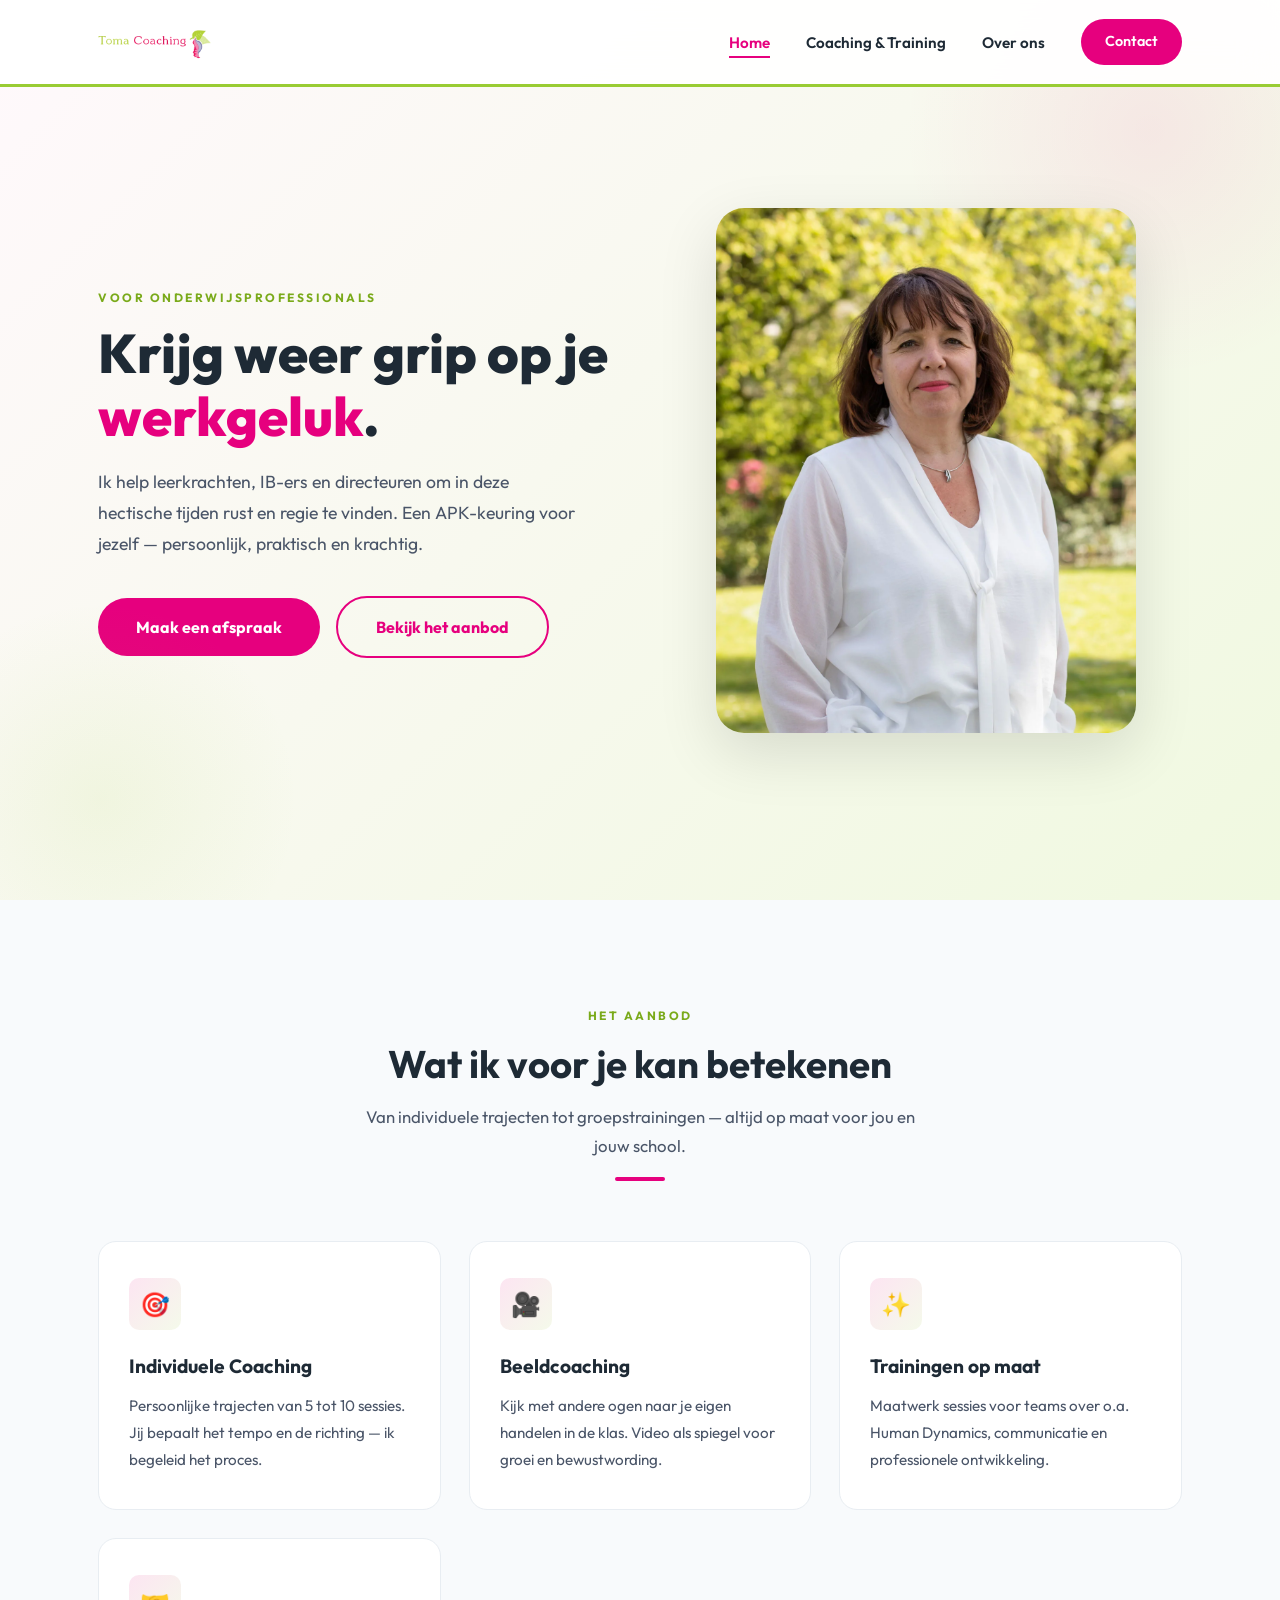
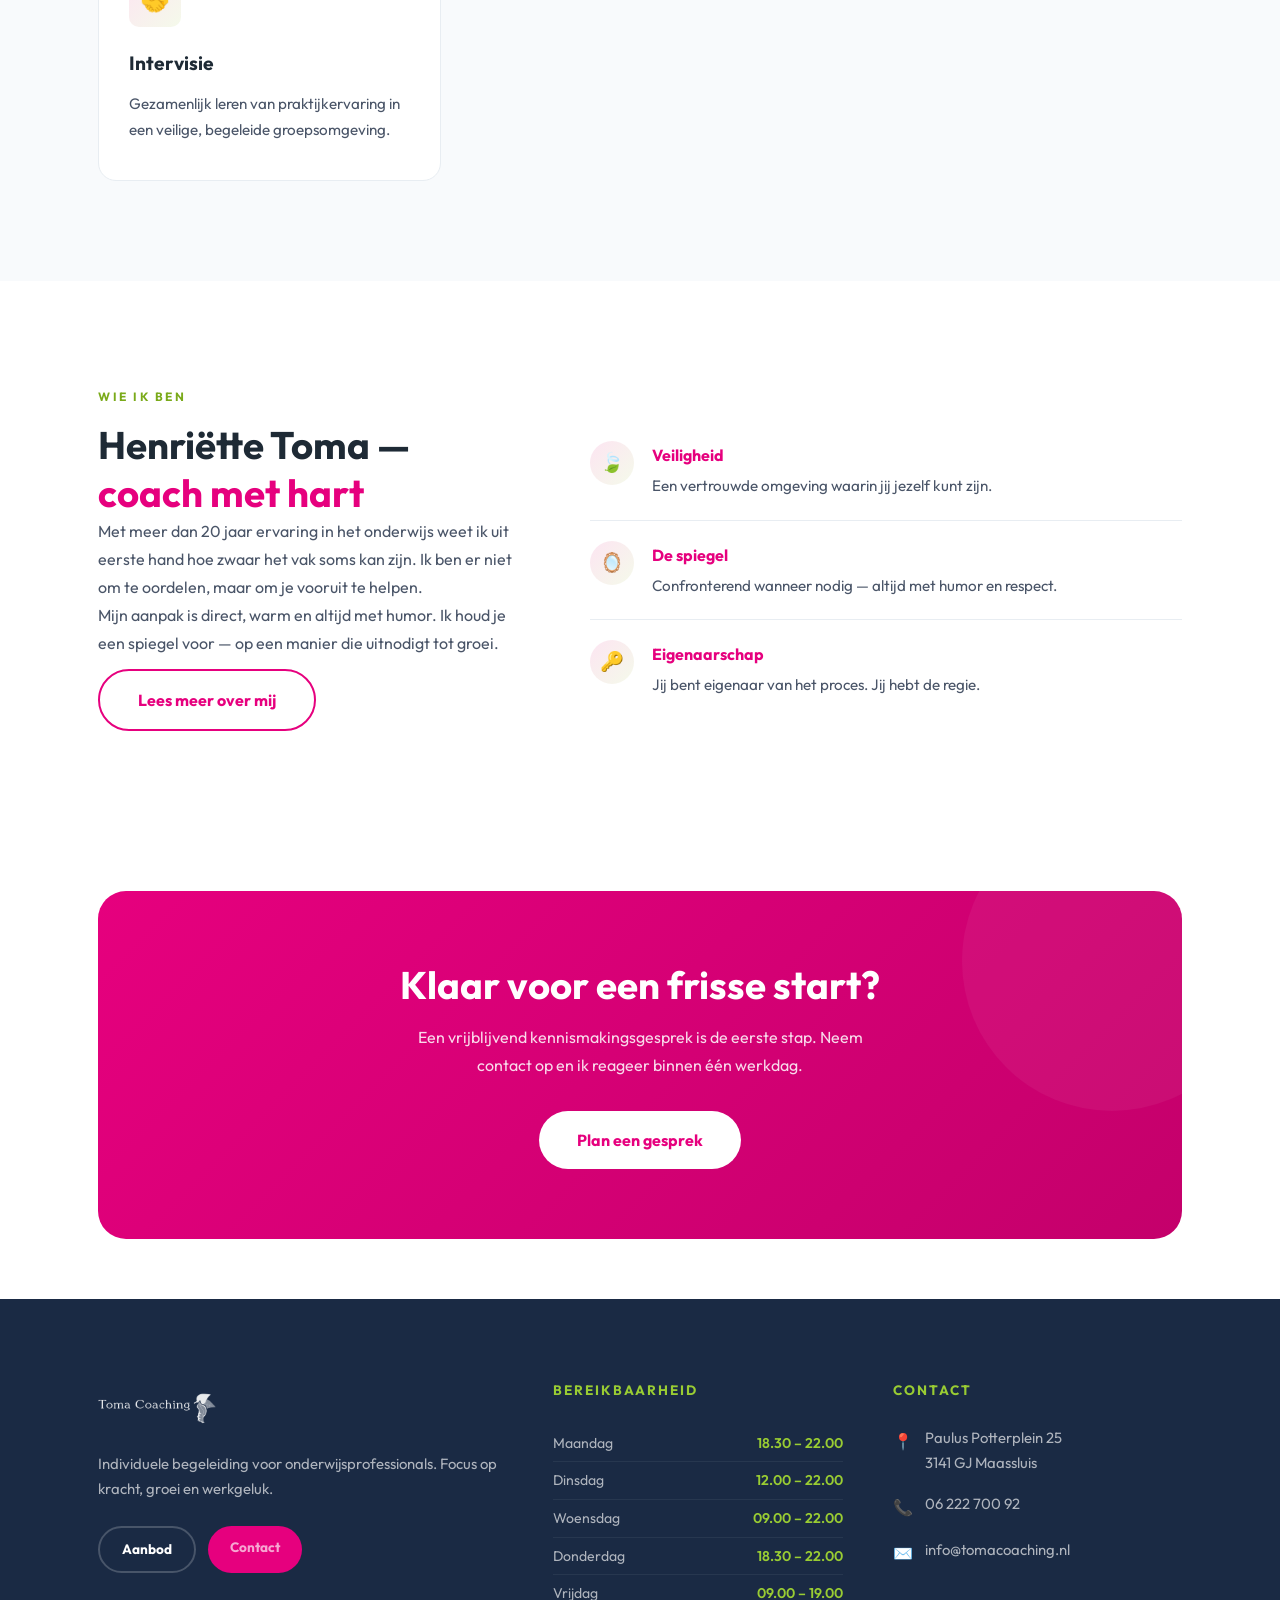
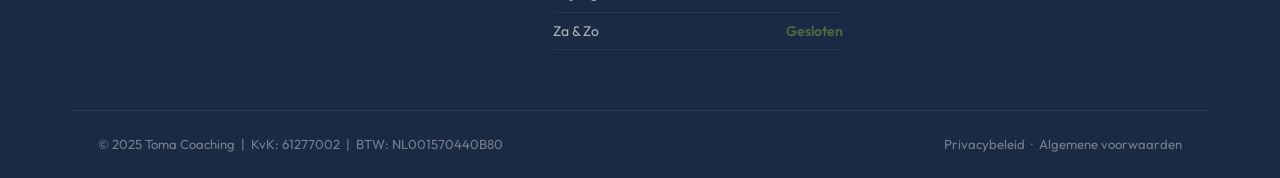
<file: index.html>
<!DOCTYPE html>
<html lang="nl">
<head>
  <meta charset="UTF-8">
  <meta name="viewport" content="width=device-width, initial-scale=1.0">
  <title>Toma Coaching | Onderwijs Coaching & Training</title>
  <meta name="description" content="Individuele coaching en training voor onderwijsprofessionals. Henriëtte Toma helpt leerkrachten, IB-ers en directeuren groeien.">
  <link rel="stylesheet" href="style.css">
</head>
<body>

  <div id="header-placeholder"></div>

  <main>

    <!-- ── HERO ── -->
    <section class="hero">
      <div class="container hero-grid">

        <div class="hero-text reveal">
          <span class="label">Voor onderwijsprofessionals</span>
          <h1>Krijg weer grip op je <span class="accent">werkgeluk</span>.</h1>
          <p>Ik help leerkrachten, IB-ers en directeuren om in deze hectische tijden rust en regie te vinden. Een APK-keuring voor jezelf — persoonlijk, praktisch en krachtig.</p>
          <div class="hero-actions">
            <a href="contact.html" class="btn btn-primary">Maak een afspraak</a>
            <a href="diensten.html" class="btn btn-outline">Bekijk het aanbod</a>
          </div>
        </div>

        <div class="hero-image-wrap reveal reveal-delay-2">
          <img src="assets/images/persoonsfoto.webp" alt="Henriëtte Toma – coach" class="hero-photo">
        </div>

      </div>
    </section>

    <!-- ── WAT IK KAN BETEKENEN ── -->
    <section class="section-padding bg-soft">
      <div class="container">
        <div class="section-title reveal">
          <span class="label">Het aanbod</span>
          <h2>Wat ik voor je kan betekenen</h2>
          <p>Van individuele trajecten tot groepstrainingen — altijd op maat voor jou en jouw school.</p>
          <div class="divider"></div>
        </div>

        <div class="card-grid">
          <div class="service-card reveal reveal-delay-1">
            <div class="icon">🎯</div>
            <h3>Individuele Coaching</h3>
            <p>Persoonlijke trajecten van 5 tot 10 sessies. Jij bepaalt het tempo en de richting — ik begeleid het proces.</p>
          </div>
          <div class="service-card reveal reveal-delay-2">
            <div class="icon">🎥</div>
            <h3>Beeldcoaching</h3>
            <p>Kijk met andere ogen naar je eigen handelen in de klas. Video als spiegel voor groei en bewustwording.</p>
          </div>
          <div class="service-card reveal reveal-delay-3">
            <div class="icon">✨</div>
            <h3>Trainingen op maat</h3>
            <p>Maatwerk sessies voor teams over o.a. Human Dynamics, communicatie en professionele ontwikkeling.</p>
          </div>
          <div class="service-card reveal reveal-delay-3">
            <div class="icon">🤝</div>
            <h3>Intervisie</h3>
            <p>Gezamenlijk leren van praktijkervaring in een veilige, begeleide groepsomgeving.</p>
          </div>
        </div>
      </div>
    </section>

    <!-- ── WERKWIJZE PREVIEW ── -->
    <section class="section-padding">
      <div class="container">
        <div class="over-grid">
          <div class="reveal">
            <span class="label">Wie ik ben</span>
            <h2>Henriëtte Toma — <span class="accent">coach met hart</span></h2>
            <p>Met meer dan 20 jaar ervaring in het onderwijs weet ik uit eerste hand hoe zwaar het vak soms kan zijn. Ik ben er niet om te oordelen, maar om je vooruit te helpen.</p>
            <p>Mijn aanpak is direct, warm en altijd met humor. Ik houd je een spiegel voor — op een manier die uitnodigt tot groei.</p>
            <a href="over-ons.html" class="btn btn-outline" style="margin-top: 12px;">Lees meer over mij</a>
          </div>
          <div class="reveal reveal-delay-2">
            <div class="werkwijze-list">
              <div class="werkwijze-item">
                <div class="werkwijze-icon">🍃</div>
                <div>
                  <strong>Veiligheid</strong>
                  <p>Een vertrouwde omgeving waarin jij jezelf kunt zijn.</p>
                </div>
              </div>
              <div class="werkwijze-item">
                <div class="werkwijze-icon">🪞</div>
                <div>
                  <strong>De spiegel</strong>
                  <p>Confronterend wanneer nodig — altijd met humor en respect.</p>
                </div>
              </div>
              <div class="werkwijze-item">
                <div class="werkwijze-icon">🔑</div>
                <div>
                  <strong>Eigenaarschap</strong>
                  <p>Jij bent eigenaar van het proces. Jij hebt de regie.</p>
                </div>
              </div>
            </div>
          </div>
        </div>
      </div>
    </section>

    <!-- ── CTA BANNER ── -->
    <section class="section-padding-sm">
      <div class="container reveal">
        <div class="cta-banner">
          <h2>Klaar voor een frisse start?</h2>
          <p>Een vrijblijvend kennismakingsgesprek is de eerste stap. Neem contact op en ik reageer binnen één werkdag.</p>
          <a href="contact.html" class="btn btn-white">Plan een gesprek</a>
        </div>
      </div>
    </section>

  </main>

  <div id="footer-placeholder"></div>
  <script src="js/script.js"></script>
</body>
</html>
</file>
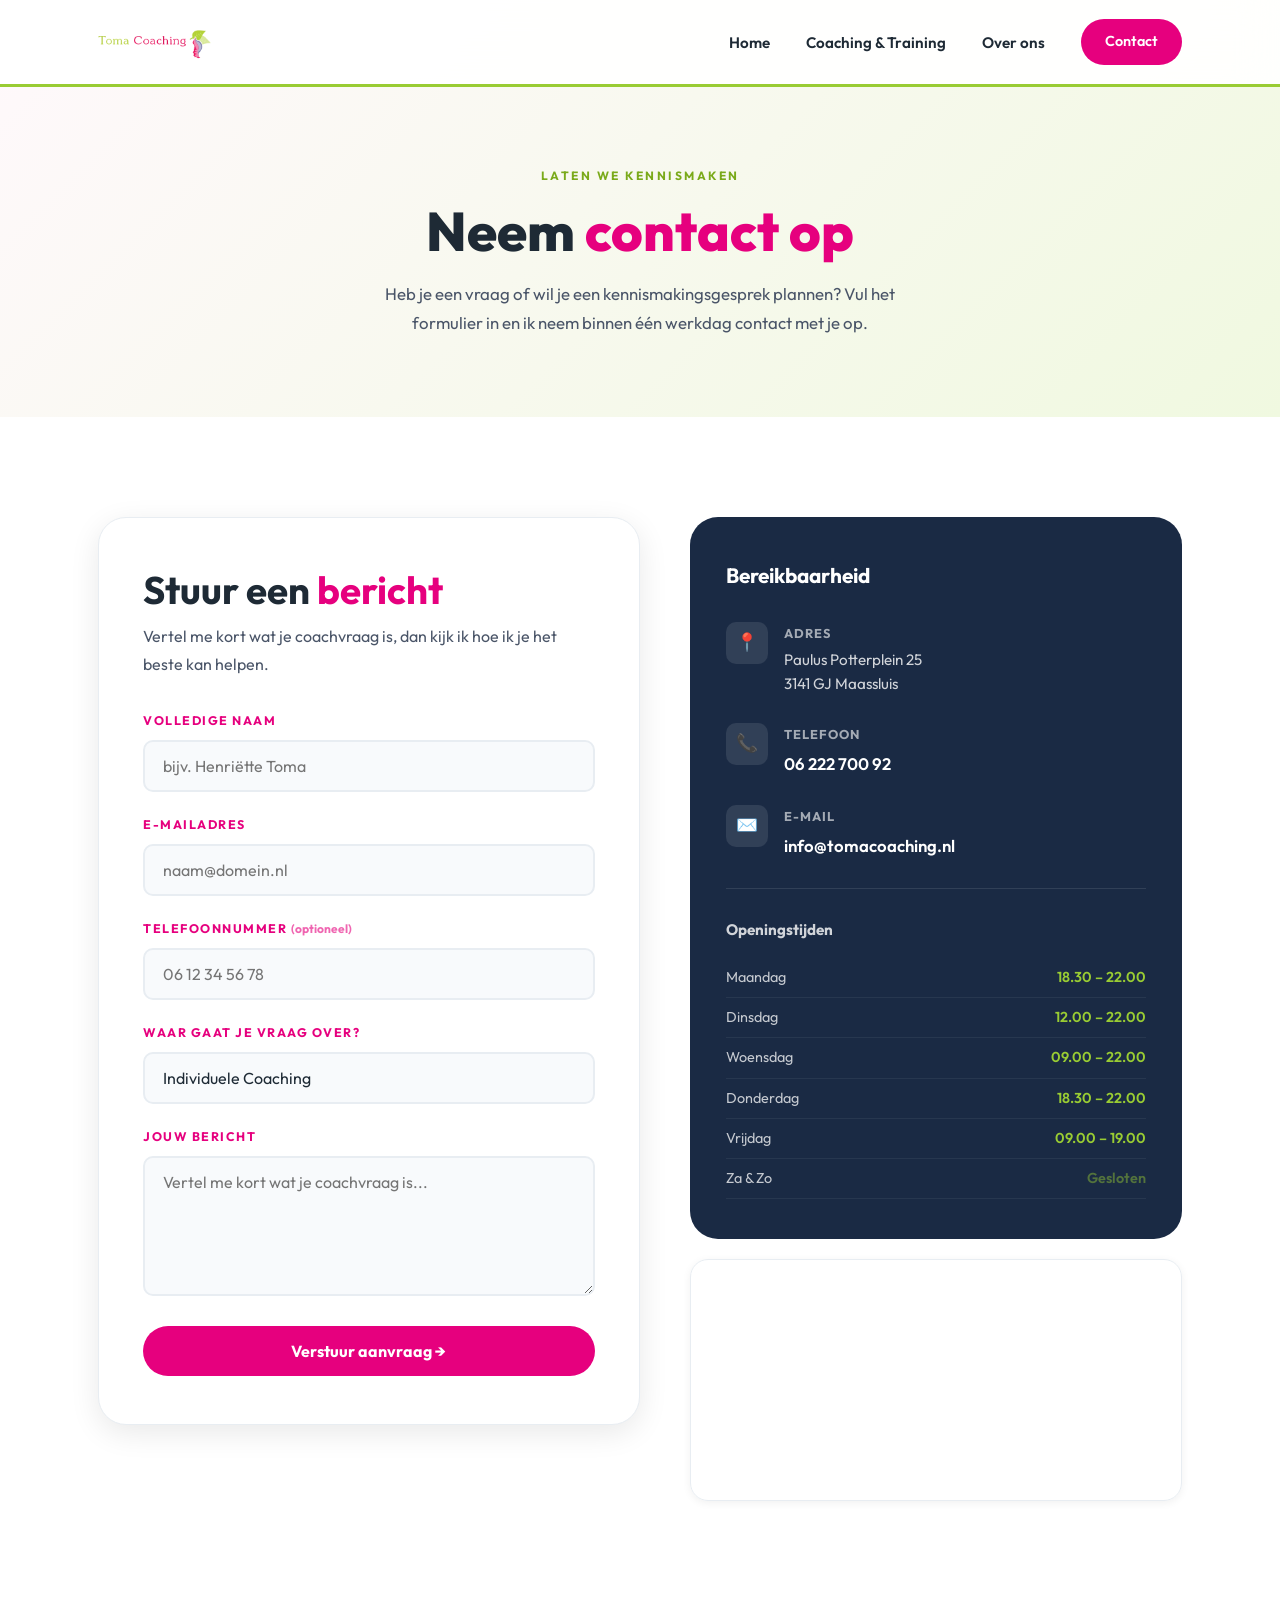
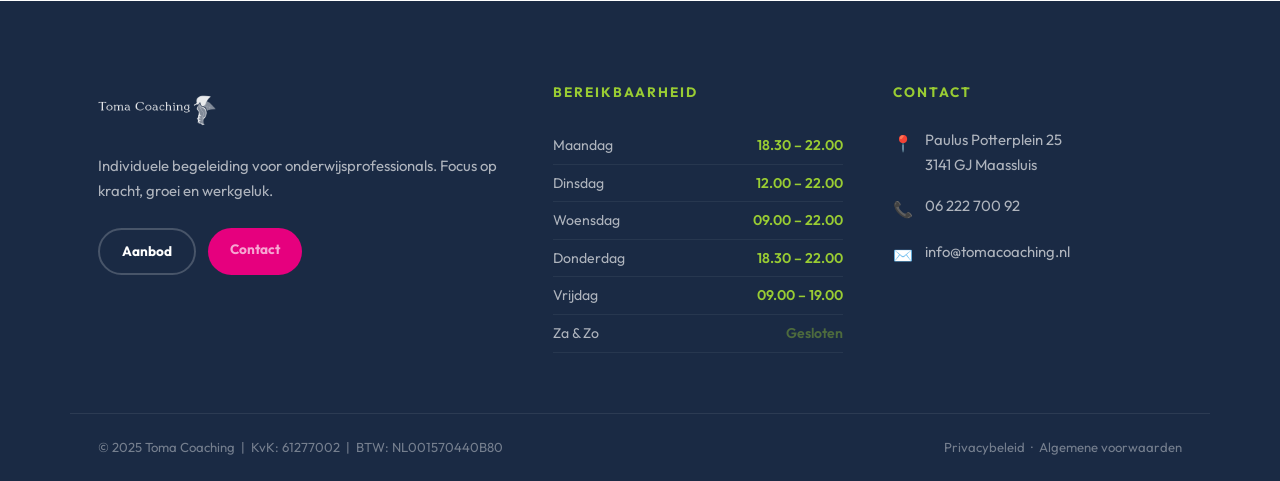
<file: contact.html>
<!DOCTYPE html>
<html lang="nl">
<head>
  <meta charset="UTF-8">
  <meta name="viewport" content="width=device-width, initial-scale=1.0">
  <title>Contact | Toma Coaching</title>
  <meta name="description" content="Neem contact op met Toma Coaching. Plan een kennismakingsgesprek of stel je vraag via het formulier.">
  <link rel="stylesheet" href="style.css">
</head>
<body>

  <div id="header-placeholder"></div>

  <main>

    <!-- ── PAGE HERO ── -->
    <section class="page-hero">
      <div class="container reveal">
        <span class="label">Laten we kennismaken</span>
        <h1>Neem <span class="accent">contact op</span></h1>
        <p>Heb je een vraag of wil je een kennismakingsgesprek plannen? Vul het formulier in en ik neem binnen één werkdag contact met je op.</p>
      </div>
    </section>

    <!-- ── CONTACT GRID ── -->
    <section class="section-padding">
      <div class="container">
        <div class="contact-grid">

          <!-- Formulier -->
          <div class="contact-form-card reveal">
            <h2>Stuur een <span class="accent">bericht</span></h2>
            <p>Vertel me kort wat je coachvraag is, dan kijk ik hoe ik je het beste kan helpen.</p>

            <form action="https://formspree.io/f/jouw-id" method="POST">
              <div class="form-group">
                <label for="naam">Volledige naam</label>
                <input type="text" id="naam" name="naam" placeholder="bijv. Henriëtte Toma" required>
              </div>
              <div class="form-group">
                <label for="email">E-mailadres</label>
                <input type="email" id="email" name="email" placeholder="naam@domein.nl" required>
              </div>
              <div class="form-group">
                <label for="telefoon">Telefoonnummer <span style="font-size:0.75rem; opacity:0.6; text-transform:none; letter-spacing:0;">(optioneel)</span></label>
                <input type="tel" id="telefoon" name="telefoon" placeholder="06 12 34 56 78">
              </div>
              <div class="form-group">
                <label for="onderwerp">Waar gaat je vraag over?</label>
                <select id="onderwerp" name="onderwerp">
                  <option value="Individuele Coaching">Individuele Coaching</option>
                  <option value="Beeldcoaching">Beeldcoaching</option>
                  <option value="Training op maat">Training op maat</option>
                  <option value="Intervisie">Intervisie</option>
                  <option value="Kennismakingsgesprek">Kennismakingsgesprek</option>
                  <option value="Overig">Overig (vrije vraag)</option>
                </select>
              </div>
              <div class="form-group">
                <label for="bericht">Jouw bericht</label>
                <textarea id="bericht" name="bericht" rows="5" placeholder="Vertel me kort wat je coachvraag is..." required></textarea>
              </div>
              <button type="submit" class="btn btn-primary" style="width:100%;">Verstuur aanvraag →</button>
            </form>
          </div>

          <!-- Contact info -->
          <div class="reveal reveal-delay-2">
            <div class="contact-info-card">
              <h3>Bereikbaarheid</h3>

              <div class="info-row">
                <div class="info-icon">📍</div>
                <div>
                  <strong>Adres</strong>
                  <p>Paulus Potterplein 25<br>3141 GJ Maassluis</p>
                </div>
              </div>

              <div class="info-row">
                <div class="info-icon">📞</div>
                <div>
                  <strong>Telefoon</strong>
                  <a href="tel:0622270092">06 222 700 92</a>
                </div>
              </div>

              <div class="info-row">
                <div class="info-icon">✉️</div>
                <div>
                  <strong>E-mail</strong>
                  <a href="mailto:info@tomacoaching.nl">info@tomacoaching.nl</a>
                </div>
              </div>

              <div class="hours-list">
                <h4>Openingstijden</h4>
                <ul>
                  <li>Maandag    <span>18.30 – 22.00</span></li>
                  <li>Dinsdag    <span>12.00 – 22.00</span></li>
                  <li>Woensdag   <span>09.00 – 22.00</span></li>
                  <li>Donderdag  <span>18.30 – 22.00</span></li>
                  <li>Vrijdag    <span>09.00 – 19.00</span></li>
                  <li>Za &amp; Zo  <span style="opacity:0.45;">Gesloten</span></li>
                </ul>
              </div>
            </div>

            <!-- Google Maps -->
            <div style="margin-top: 20px; border-radius: var(--radius-md); overflow: hidden; border: 1px solid var(--border); box-shadow: var(--shadow-sm);">
              <iframe
                title="Locatie Toma Coaching"
                src="https://www.google.com/maps/embed?pb=!1m18!1m12!1m3!1d2460.847!2d4.2558!3d51.9233!2m3!1f0!2f0!3f0!3m2!1i1024!2i768!4f13.1!3m3!1m2!1s0x47c5d3e2b2b2b2b3%3A0x0!2sPaulus+Potterplein+25%2C+3141+GJ+Maassluis!5e0!3m2!1snl!2snl!4v1700000000000"
                width="100%"
                height="240"
                style="display:block; border:0;"
                allowfullscreen=""
                loading="lazy"
                referrerpolicy="no-referrer-when-downgrade">
              </iframe>
            </div>
          </div>

        </div>
      </div>
    </section>

  </main>

  <div id="footer-placeholder"></div>
  <script src="js/script.js"></script>
</body>
</html>
</file>
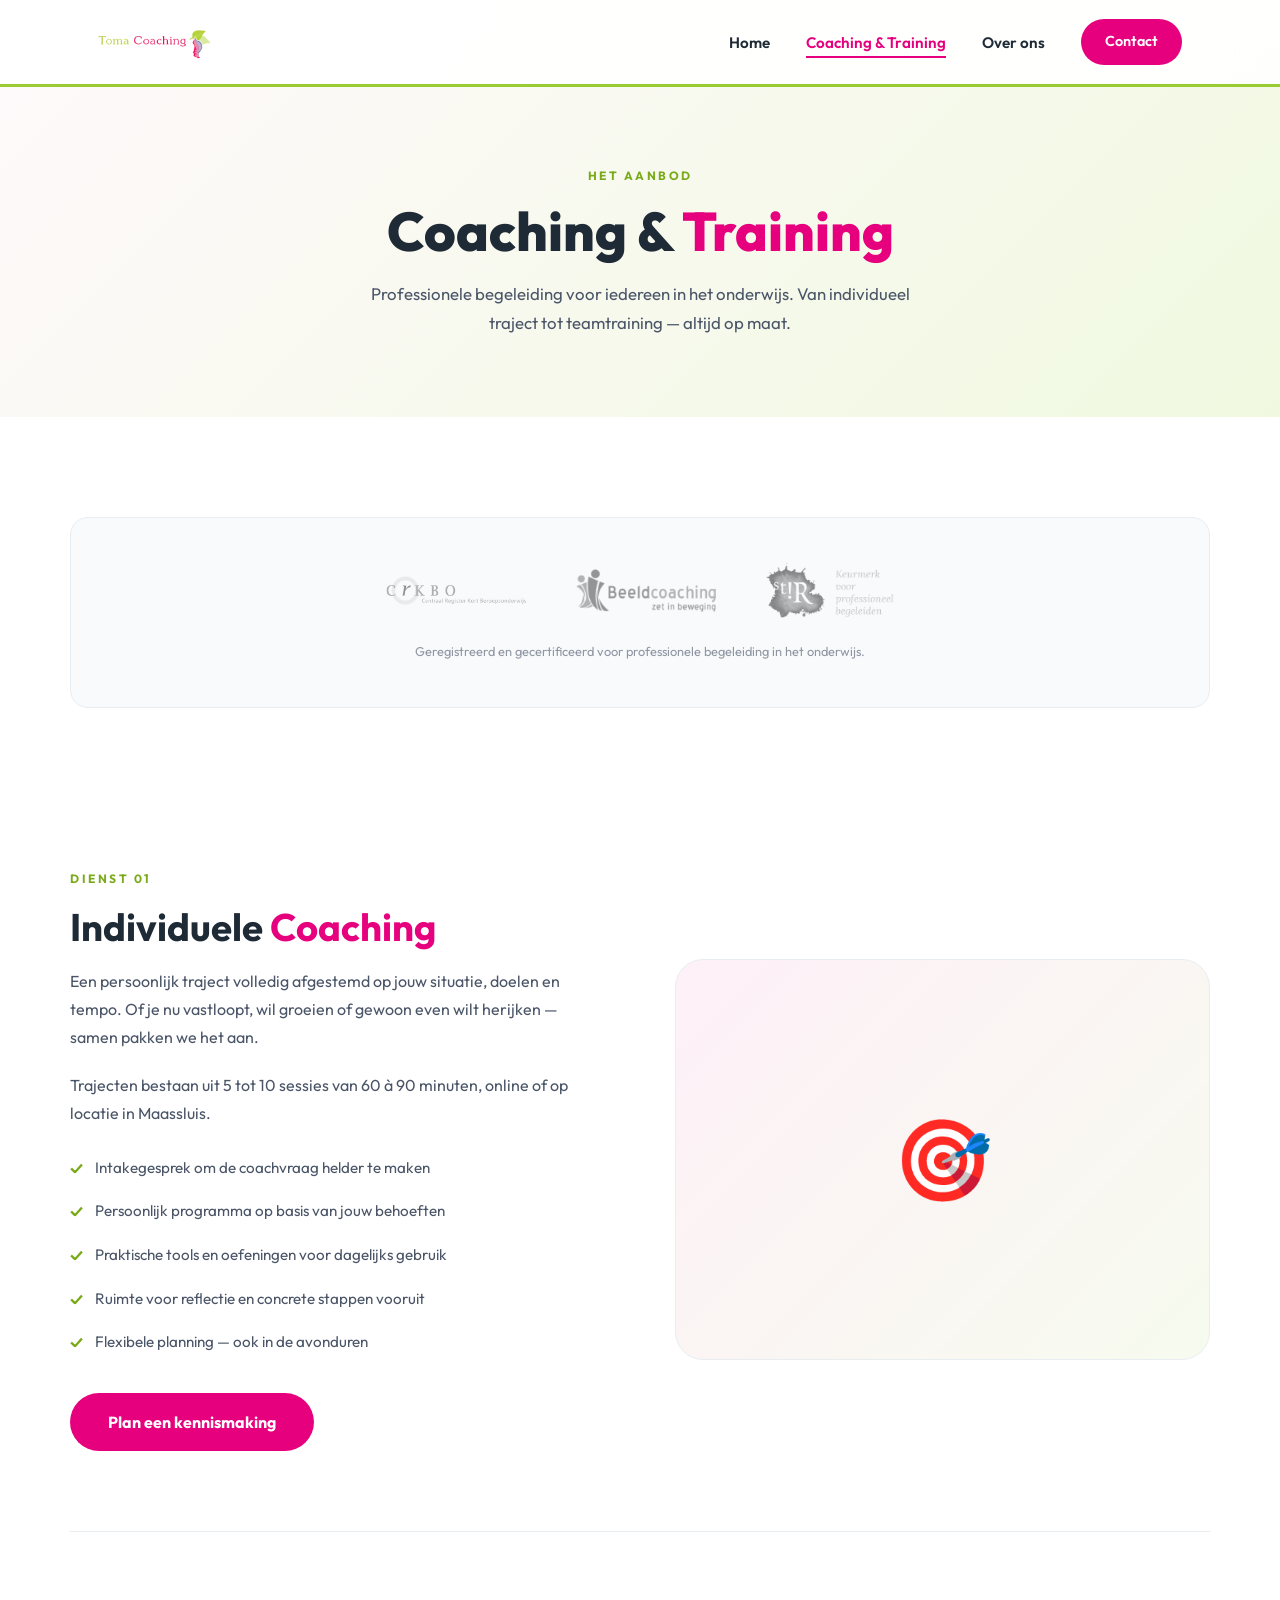
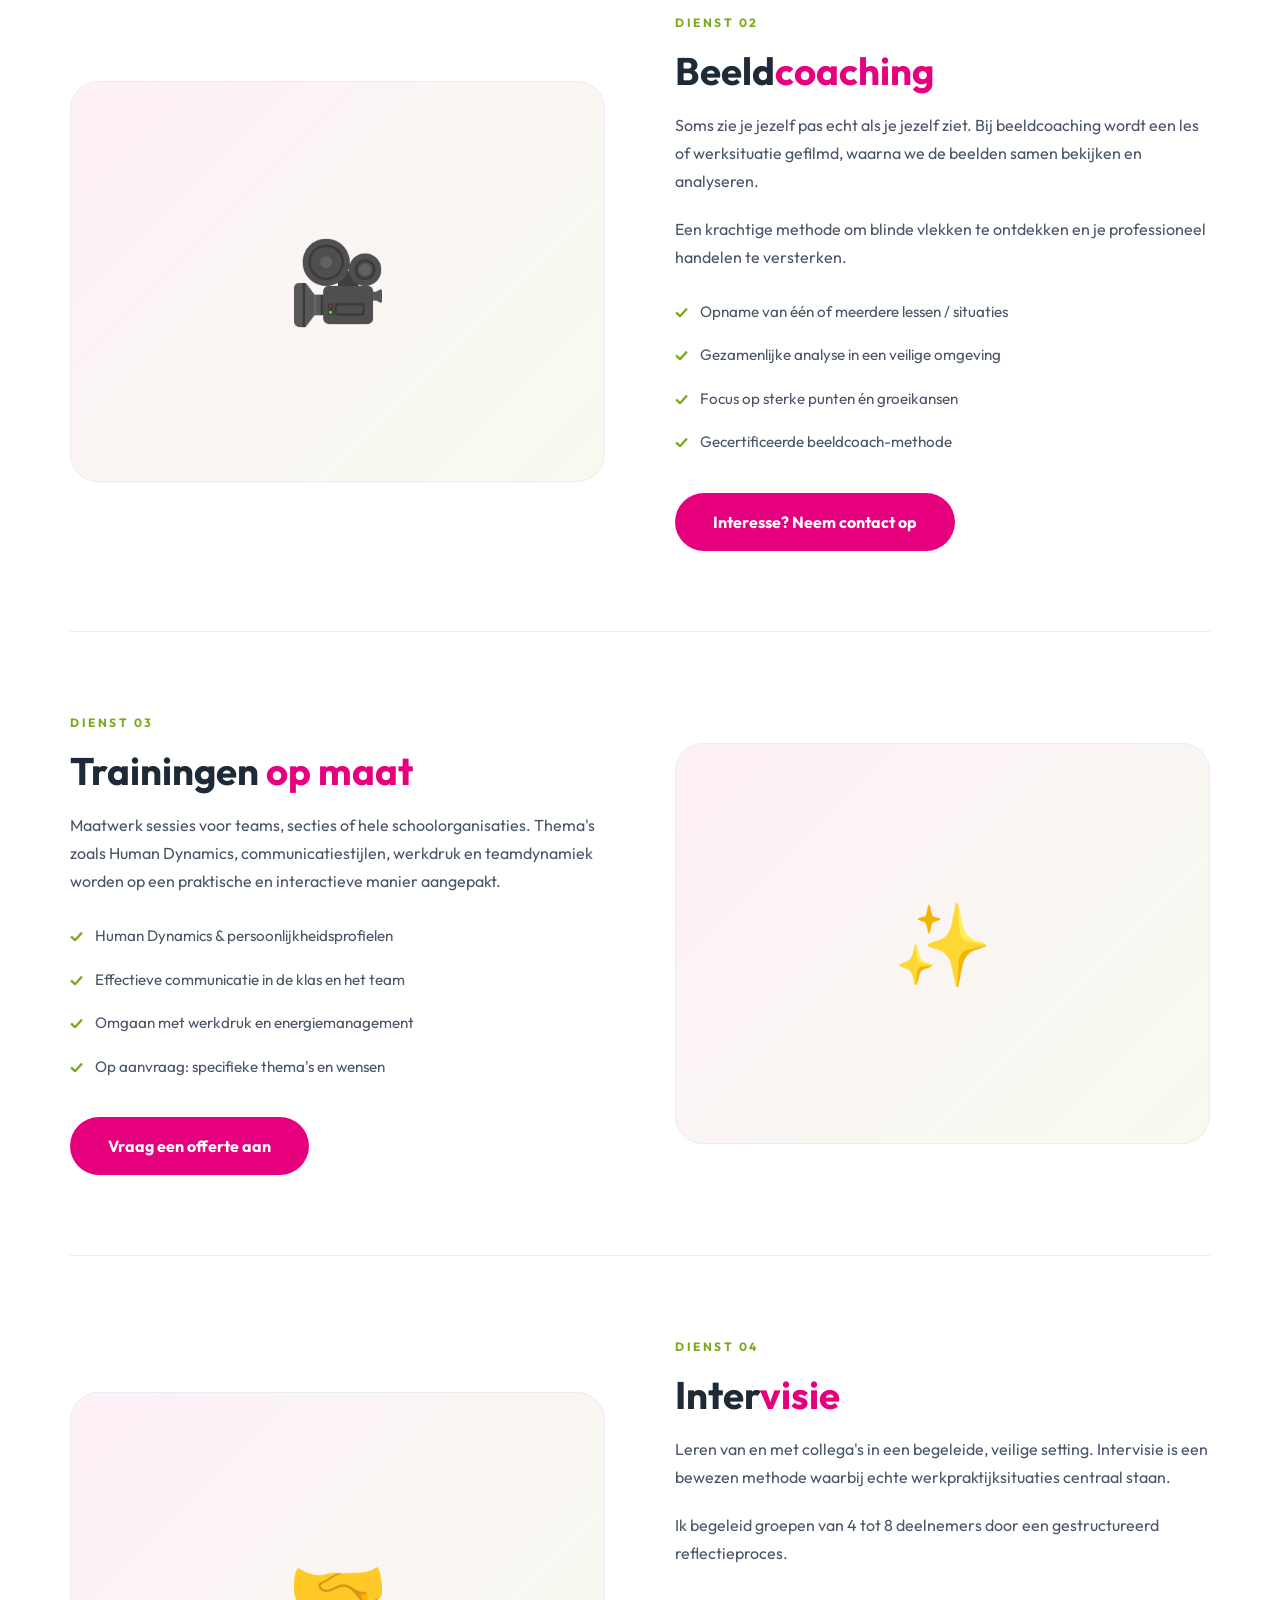
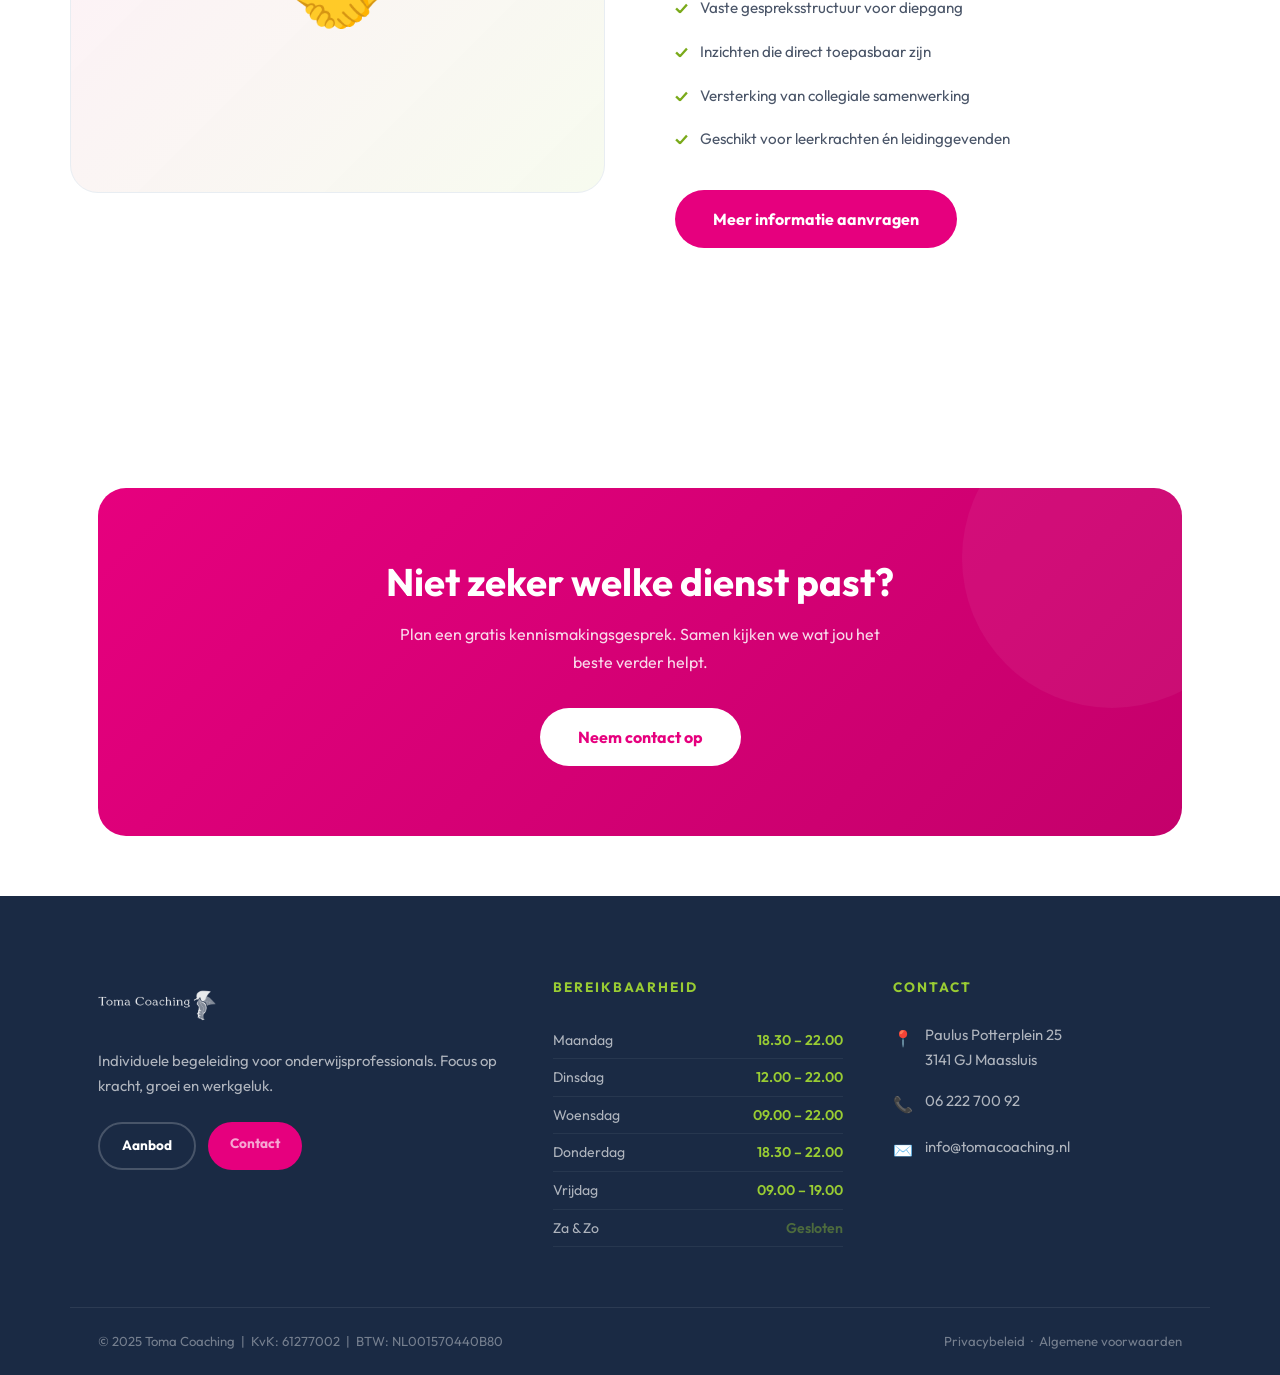
<file: diensten.html>
<!DOCTYPE html>
<html lang="nl">
<head>
  <meta charset="UTF-8">
  <meta name="viewport" content="width=device-width, initial-scale=1.0">
  <title>Coaching & Training | Toma Coaching</title>
  <meta name="description" content="Ontdek het volledige aanbod van Toma Coaching: individuele coaching, beeldcoaching, trainingen op maat en intervisie.">
  <link rel="stylesheet" href="style.css">
  <style>
    @media (max-width: 768px) {
      .dienst-block,
      .dienst-block.reverse {
        direction: ltr;
        padding-left: 20px;
        padding-right: 20px;
      }
      .dienst-block.reverse > * {
        direction: ltr;
      }
    }
  </style>
</head>
<body>

  <div id="header-placeholder"></div>

  <main>

    <!-- ── PAGE HERO ── -->
    <section class="page-hero">
      <div class="container reveal">
        <span class="label">Het aanbod</span>
        <h1>Coaching & <span class="accent">Training</span></h1>
        <p>Professionele begeleiding voor iedereen in het onderwijs. Van individueel traject tot teamtraining — altijd op maat.</p>
      </div>
    </section>

    <div class="container section-padding">

      <!-- Trust bar -->
      <div class="trust-bar reveal">
        <div class="logo-flex">
          <img src="assets/images/crkbologo.png" alt="CRKBO Geregistreerd">
          <img src="assets/images/beeldcoaching.png" alt="Beeldcoaching gecertificeerd">
          <img src="assets/images/professioneelbegeleiden.png" alt="Professioneel Begeleiden">
        </div>
        <p>Geregistreerd en gecertificeerd voor professionele begeleiding in het onderwijs.</p>
      </div>

      <!-- ── DIENST 1 ── -->
      <div class="dienst-block reveal">
        <div class="dienst-text">
          <span class="label">Dienst 01</span>
          <h2>Individuele <span class="accent">Coaching</span></h2>
          <p>Een persoonlijk traject volledig afgestemd op jouw situatie, doelen en tempo. Of je nu vastloopt, wil groeien of gewoon even wilt herijken — samen pakken we het aan.</p>
          <p>Trajecten bestaan uit 5 tot 10 sessies van 60 à 90 minuten, online of op locatie in Maassluis.</p>
          <ul class="dienst-list">
            <li>Intakegesprek om de coachvraag helder te maken</li>
            <li>Persoonlijk programma op basis van jouw behoeften</li>
            <li>Praktische tools en oefeningen voor dagelijks gebruik</li>
            <li>Ruimte voor reflectie en concrete stappen vooruit</li>
            <li>Flexibele planning — ook in de avonduren</li>
          </ul>
          <a href="contact.html" class="btn btn-primary">Plan een kennismaking</a>
        </div>
        <div class="dienst-visual">🎯</div>
      </div>

      <!-- ── DIENST 2 ── -->
      <div class="dienst-block reverse reveal">
        <div class="dienst-text">
          <span class="label">Dienst 02</span>
          <h2>Beeld<span class="accent">coaching</span></h2>
          <p>Soms zie je jezelf pas echt als je jezelf ziet. Bij beeldcoaching wordt een les of werksituatie gefilmd, waarna we de beelden samen bekijken en analyseren.</p>
          <p>Een krachtige methode om blinde vlekken te ontdekken en je professioneel handelen te versterken.</p>
          <ul class="dienst-list">
            <li>Opname van één of meerdere lessen / situaties</li>
            <li>Gezamenlijke analyse in een veilige omgeving</li>
            <li>Focus op sterke punten én groeikansen</li>
            <li>Gecertificeerde beeldcoach-methode</li>
          </ul>
          <a href="contact.html" class="btn btn-primary">Interesse? Neem contact op</a>
        </div>
        <div class="dienst-visual">🎥</div>
      </div>

      <!-- ── DIENST 3 ── -->
      <div class="dienst-block reveal">
        <div class="dienst-text">
          <span class="label">Dienst 03</span>
          <h2>Trainingen <span class="accent">op maat</span></h2>
          <p>Maatwerk sessies voor teams, secties of hele schoolorganisaties. Thema's zoals Human Dynamics, communicatiestijlen, werkdruk en teamdynamiek worden op een praktische en interactieve manier aangepakt.</p>
          <ul class="dienst-list">
            <li>Human Dynamics & persoonlijkheidsprofielen</li>
            <li>Effectieve communicatie in de klas en het team</li>
            <li>Omgaan met werkdruk en energiemanagement</li>
            <li>Op aanvraag: specifieke thema's en wensen</li>
          </ul>
          <a href="contact.html" class="btn btn-primary">Vraag een offerte aan</a>
        </div>
        <div class="dienst-visual">✨</div>
      </div>

      <!-- ── DIENST 4 ── -->
      <div class="dienst-block reverse reveal">
        <div class="dienst-text">
          <span class="label">Dienst 04</span>
          <h2>Inter<span class="accent">visie</span></h2>
          <p>Leren van en met collega's in een begeleide, veilige setting. Intervisie is een bewezen methode waarbij echte werkpraktijksituaties centraal staan.</p>
          <p>Ik begeleid groepen van 4 tot 8 deelnemers door een gestructureerd reflectieproces.</p>
          <ul class="dienst-list">
            <li>Vaste gespreksstructuur voor diepgang</li>
            <li>Inzichten die direct toepasbaar zijn</li>
            <li>Versterking van collegiale samenwerking</li>
            <li>Geschikt voor leerkrachten én leidinggevenden</li>
          </ul>
          <a href="contact.html" class="btn btn-primary">Meer informatie aanvragen</a>
        </div>
        <div class="dienst-visual">🤝</div>
      </div>

    </div>

    <!-- ── CTA ── -->
    <section class="section-padding-sm">
      <div class="container reveal">
        <div class="cta-banner">
          <h2>Niet zeker welke dienst past?</h2>
          <p>Plan een gratis kennismakingsgesprek. Samen kijken we wat jou het beste verder helpt.</p>
          <a href="contact.html" class="btn btn-white">Neem contact op</a>
        </div>
      </div>
    </section>

  </main>

  <div id="footer-placeholder"></div>
  <script src="js/script.js"></script>
</body>
</html>
</file>
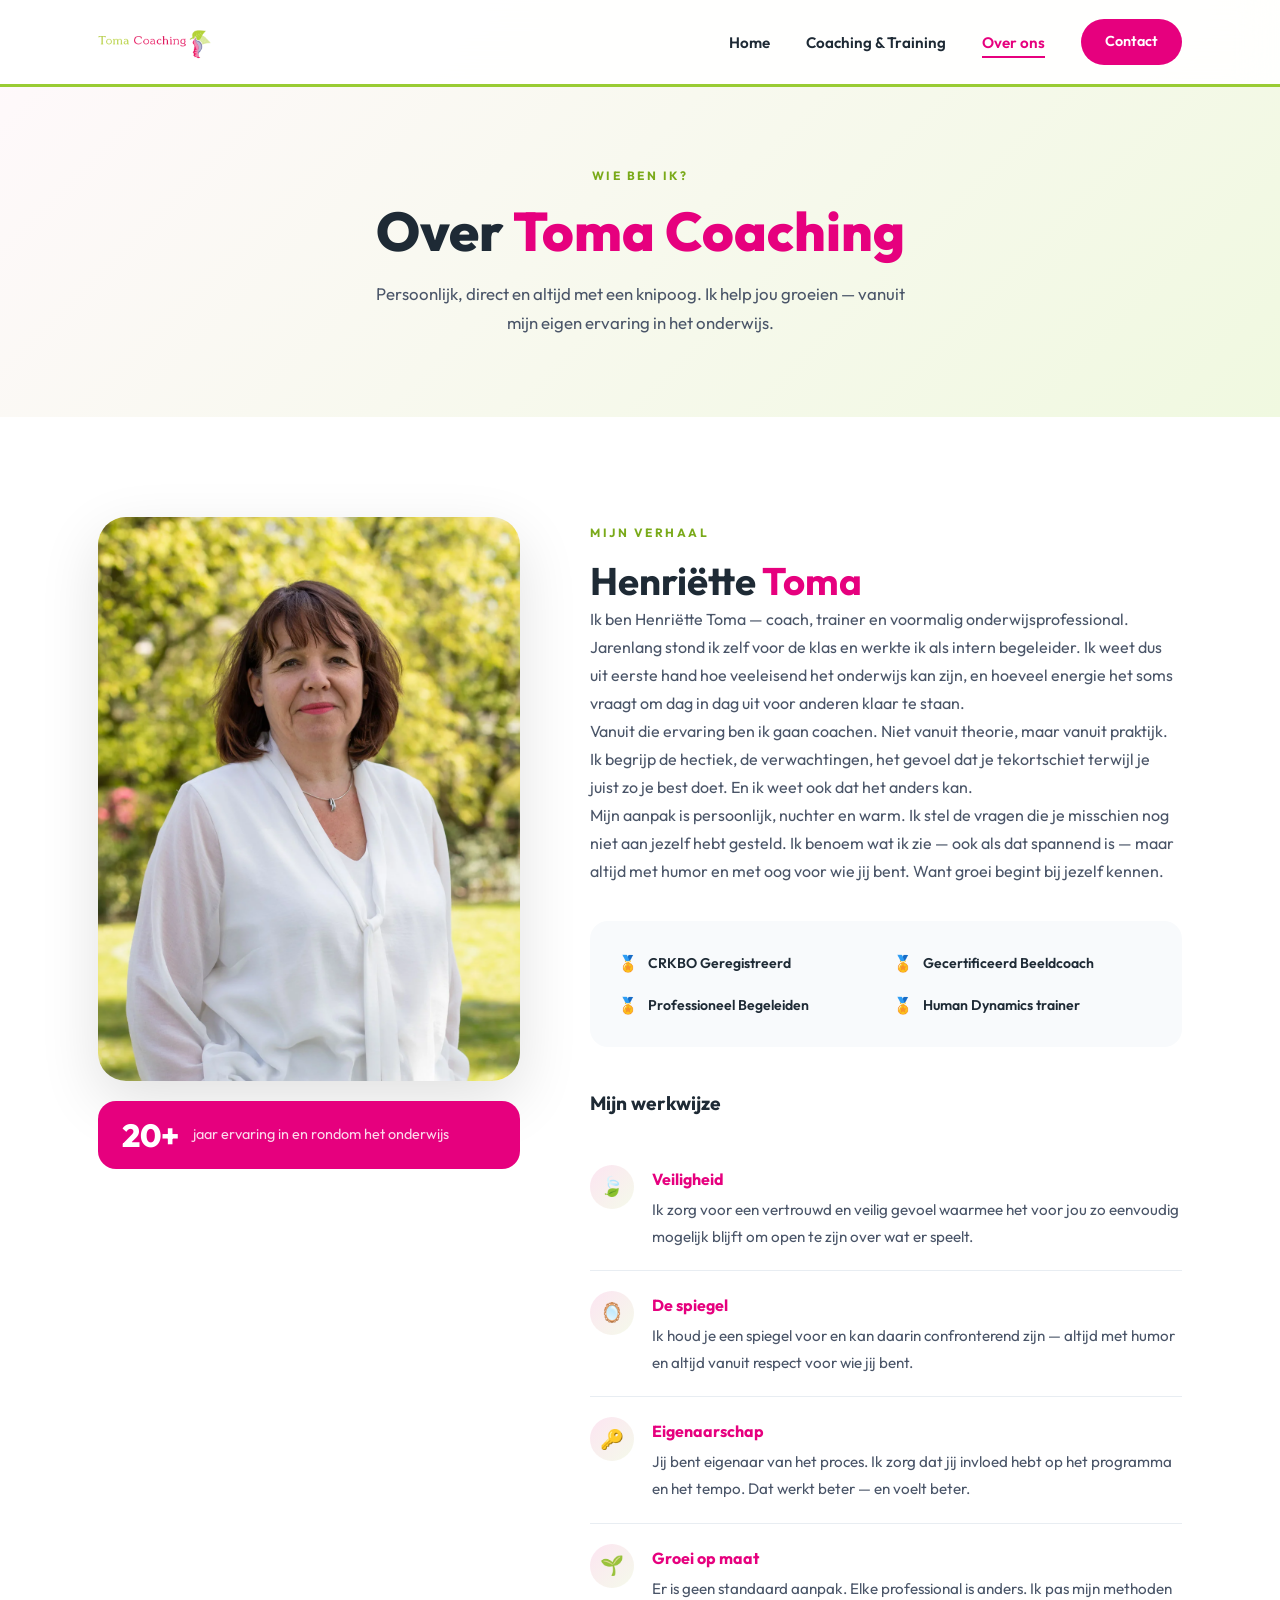
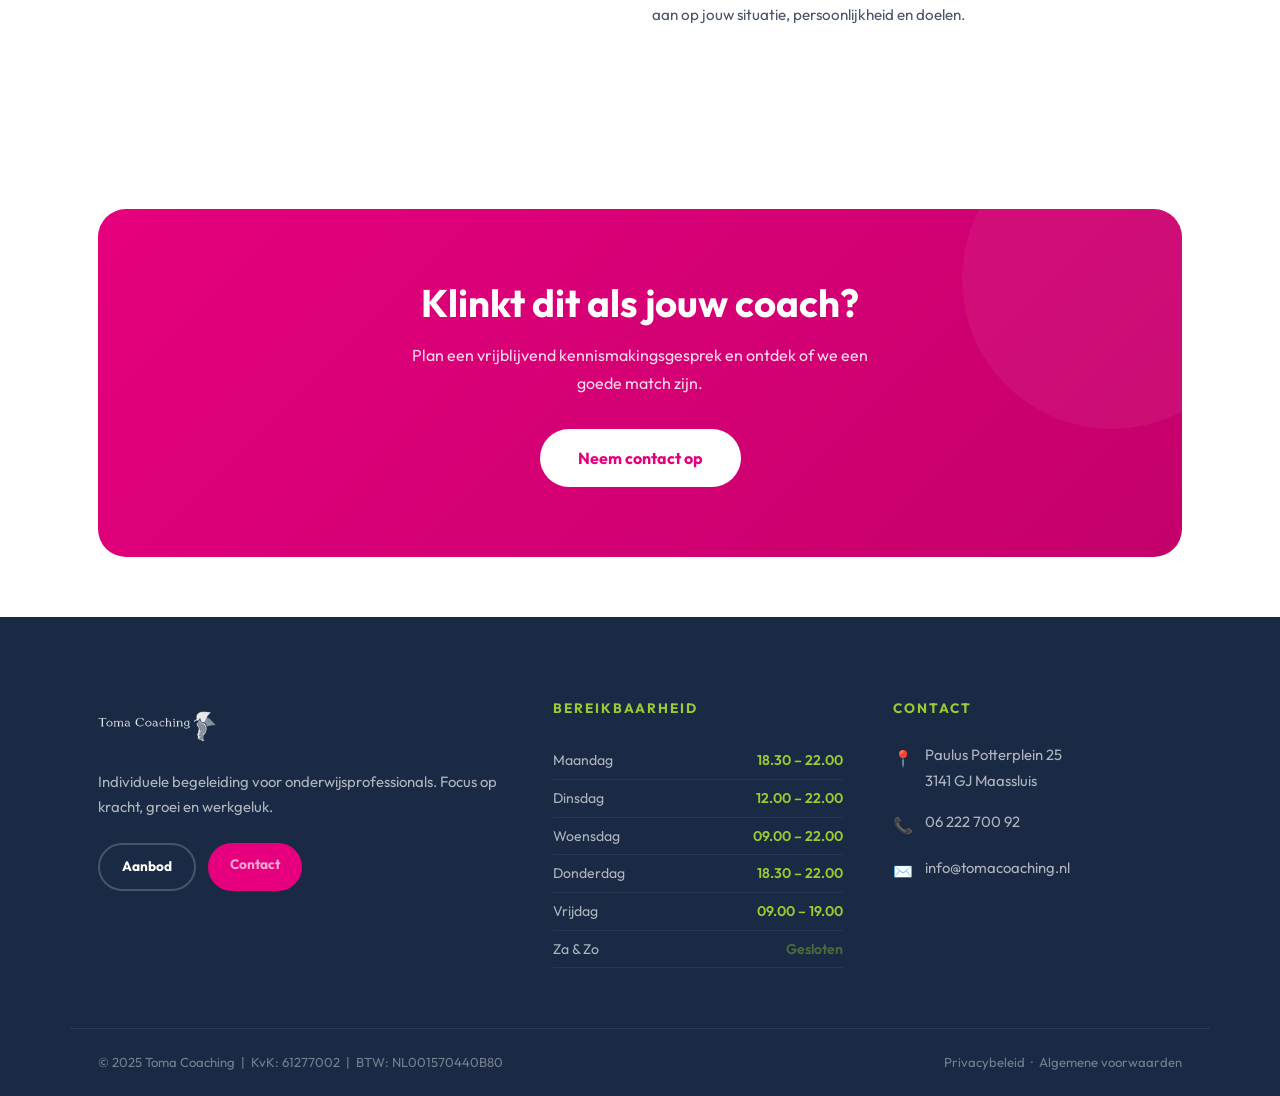
<file: over-ons.html>
<!DOCTYPE html>
<html lang="nl">
<head>
  <meta charset="UTF-8">
  <meta name="viewport" content="width=device-width, initial-scale=1.0">
  <title>Over ons | Toma Coaching</title>
  <meta name="description" content="Leer Henriëtte Toma kennen — coach, trainer en onderwijsprofessional met meer dan 20 jaar ervaring.">
  <link rel="stylesheet" href="style.css">
</head>
<body>

  <div id="header-placeholder"></div>

  <main>

    <!-- ── PAGE HERO ── -->
    <section class="page-hero">
      <div class="container reveal">
        <span class="label">Wie ben ik?</span>
        <h1>Over <span class="accent">Toma Coaching</span></h1>
        <p>Persoonlijk, direct en altijd met een knipoog. Ik help jou groeien — vanuit mijn eigen ervaring in het onderwijs.</p>
      </div>
    </section>

    <!-- ── BIOGRAFIE + WERKWIJZE ── -->
    <section class="section-padding">
      <div class="container">
        <div class="over-grid">

          <!-- Foto kolom -->
          <div class="over-photo-wrap reveal">
            <img src="assets/images/persoonsfoto.webp" alt="Henriëtte Toma" class="over-photo">
            <div class="photo-badge">
              <div class="badge-num">20+</div>
              <p>jaar ervaring in en rondom het onderwijs</p>
            </div>
          </div>

          <!-- Tekst kolom -->
          <div class="reveal reveal-delay-1">
            <span class="label">Mijn verhaal</span>
            <h2>Henriëtte <span class="accent">Toma</span></h2>

            <p>Ik ben Henriëtte Toma — coach, trainer en voormalig onderwijsprofessional. Jarenlang stond ik zelf voor de klas en werkte ik als intern begeleider. Ik weet dus uit eerste hand hoe veeleisend het onderwijs kan zijn, en hoeveel energie het soms vraagt om dag in dag uit voor anderen klaar te staan.</p>

            <p>Vanuit die ervaring ben ik gaan coachen. Niet vanuit theorie, maar vanuit praktijk. Ik begrijp de hectiek, de verwachtingen, het gevoel dat je tekortschiet terwijl je juist zo je best doet. En ik weet ook dat het anders kan.</p>

            <p>Mijn aanpak is persoonlijk, nuchter en warm. Ik stel de vragen die je misschien nog niet aan jezelf hebt gesteld. Ik benoem wat ik zie — ook als dat spannend is — maar altijd met humor en met oog voor wie jij bent. Want groei begint bij jezelf kennen.</p>

            <!-- Certificaten -->
            <div class="cert-strip">
              <div class="cert-item">CRKBO Geregistreerd</div>
              <div class="cert-item">Gecertificeerd Beeldcoach</div>
              <div class="cert-item">Professioneel Begeleiden</div>
              <div class="cert-item">Human Dynamics trainer</div>
            </div>

            <!-- Werkwijze -->
            <div class="werkwijze-list">
              <h3>Mijn werkwijze</h3>

              <div class="werkwijze-item">
                <div class="werkwijze-icon">🍃</div>
                <div>
                  <strong>Veiligheid</strong>
                  <p>Ik zorg voor een vertrouwd en veilig gevoel waarmee het voor jou zo eenvoudig mogelijk blijft om open te zijn over wat er speelt.</p>
                </div>
              </div>

              <div class="werkwijze-item">
                <div class="werkwijze-icon">🪞</div>
                <div>
                  <strong>De spiegel</strong>
                  <p>Ik houd je een spiegel voor en kan daarin confronterend zijn — altijd met humor en altijd vanuit respect voor wie jij bent.</p>
                </div>
              </div>

              <div class="werkwijze-item">
                <div class="werkwijze-icon">🔑</div>
                <div>
                  <strong>Eigenaarschap</strong>
                  <p>Jij bent eigenaar van het proces. Ik zorg dat jij invloed hebt op het programma en het tempo. Dat werkt beter — en voelt beter.</p>
                </div>
              </div>

              <div class="werkwijze-item">
                <div class="werkwijze-icon">🌱</div>
                <div>
                  <strong>Groei op maat</strong>
                  <p>Er is geen standaard aanpak. Elke professional is anders. Ik pas mijn methoden aan op jouw situatie, persoonlijkheid en doelen.</p>
                </div>
              </div>

            </div>

          </div>
        </div>
      </div>
    </section>

    <!-- ── CTA ── -->
    <section class="section-padding-sm">
      <div class="container reveal">
        <div class="cta-banner">
          <h2>Klinkt dit als jouw coach?</h2>
          <p>Plan een vrijblijvend kennismakingsgesprek en ontdek of we een goede match zijn.</p>
          <a href="contact.html" class="btn btn-white">Neem contact op</a>
        </div>
      </div>
    </section>

  </main>

  <div id="footer-placeholder"></div>
  <script src="js/script.js"></script>
</body>
</html>
</file>
<file: style.css>
@import url('https://fonts.googleapis.com/css2?family=Outfit:wght@300;400;500;600;700;800&display=swap');

/* =============================================
   ROOT & RESET
   ============================================= */
:root {
  --primary:      #e6007e;
  --primary-dark: #c4006b;
  --secondary:    #99cc33;
  --secondary-dark:#7aaa1a;
  --footer-bg:    #1a2a44;
  --text-dark:    #1e2a35;
  --text-mid:     #4a5568;
  --text-light:   #718096;
  --bg-light:     #f8fafc;
  --bg-soft:      #f0f4f8;
  --white:        #ffffff;
  --border:       #e8edf2;
  --glass:        rgba(255,255,255,0.92);
  --shadow-sm:    0 2px 8px rgba(0,0,0,0.06);
  --shadow-md:    0 8px 30px rgba(0,0,0,0.09);
  --shadow-lg:    0 20px 60px rgba(0,0,0,0.12);
  --radius-sm:    10px;
  --radius-md:    18px;
  --radius-lg:    28px;
  --transition:   all 0.35s cubic-bezier(0.4, 0, 0.2, 1);
}

*, *::before, *::after { box-sizing: border-box; margin: 0; padding: 0; }
html { scroll-behavior: smooth; font-size: 16px; }
body {
  font-family: 'Outfit', sans-serif;
  color: var(--text-dark);
  background: var(--white);
  line-height: 1.75;
  overflow-x: hidden;
}
img { max-width: 100%; display: block; }
a { color: inherit; }
ul { list-style: none; }

/* =============================================
   LAYOUT
   ============================================= */
.container {
  max-width: 1140px;
  margin: 0 auto;
  padding: 0 28px;
}
.section-padding { padding: 100px 0; }
.section-padding-sm { padding: 60px 0; }

/* =============================================
   TYPOGRAPHY
   ============================================= */
h1 { font-size: clamp(2.2rem, 5vw, 3.4rem); font-weight: 800; line-height: 1.15; }
h2 { font-size: clamp(1.8rem, 3.5vw, 2.4rem); font-weight: 700; line-height: 1.25; }
h3 { font-size: 1.2rem; font-weight: 700; }
p  { color: var(--text-mid); }
.accent { color: var(--primary); }
.label {
  display: inline-block;
  font-size: 0.75rem;
  font-weight: 700;
  letter-spacing: 2.5px;
  text-transform: uppercase;
  color: var(--secondary-dark);
  margin-bottom: 14px;
}

/* =============================================
   BUTTONS
   ============================================= */
.btn {
  display: inline-block;
  padding: 15px 38px;
  border-radius: 50px;
  font-family: inherit;
  font-weight: 700;
  font-size: 1rem;
  text-decoration: none;
  border: none;
  cursor: pointer;
  transition: var(--transition);
  text-align: center;
}
.btn-primary {
  background: var(--primary);
  color: var(--white);
}
.btn-primary:hover {
  background: var(--primary-dark);
  transform: translateY(-3px);
  box-shadow: 0 12px 30px rgba(230,0,126,0.28);
}
.btn-outline {
  background: transparent;
  color: var(--primary);
  border: 2px solid var(--primary);
}
.btn-outline:hover {
  background: var(--primary);
  color: var(--white);
  transform: translateY(-3px);
}
.btn-white {
  background: var(--white);
  color: var(--primary);
}
.btn-white:hover {
  transform: translateY(-3px);
  box-shadow: 0 12px 30px rgba(0,0,0,0.15);
}

/* =============================================
   HEADER
   ============================================= */
.site-header {
  position: fixed;
  top: 0; left: 0;
  width: 100%;
  z-index: 2000;
  background: var(--glass);
  backdrop-filter: blur(18px);
  -webkit-backdrop-filter: blur(18px);
  border-bottom: 3px solid var(--secondary);
  padding: 16px 0;
  transition: padding 0.3s ease, box-shadow 0.3s ease;
}
.site-header.scrolled {
  padding: 9px 0;
  box-shadow: var(--shadow-md);
}
.header-flex {
  display: flex;
  justify-content: space-between;
  align-items: center;
}
.header-logo { max-height: 38px; transition: transform 0.3s; }
.header-logo:hover { transform: scale(1.05); }

.nav-menu ul {
  display: flex;
  gap: 36px;
  align-items: center;
}
.nav-menu a {
  text-decoration: none;
  color: var(--text-dark);
  font-weight: 600;
  font-size: 0.95rem;
  position: relative;
  padding: 6px 0;
  transition: color 0.3s;
}
.nav-menu a::after {
  content: '';
  position: absolute;
  bottom: 0; left: 0;
  width: 0; height: 2px;
  background: var(--primary);
  transition: width 0.3s ease;
}
.nav-menu a:hover,
.nav-menu a.active { color: var(--primary); }
.nav-menu a:hover::after,
.nav-menu a.active::after { width: 100%; }

/* Contact knop blijft altijd wit in de header, ook als active */
.nav-menu a.btn-primary,
.nav-menu a.btn-primary:hover,
.nav-menu a.btn-primary.active {
  color: var(--white) !important;
}
.nav-menu a.btn-primary::after,
.nav-menu a.btn-primary.active::after { display: none; }

/* Hamburger */
.menu-toggle {
  display: none;
  background: none;
  border: none;
  cursor: pointer;
  z-index: 2100;
  padding: 8px;
}
.hamburger {
  width: 24px; height: 2px;
  background: var(--primary);
  display: block;
  position: relative;
  transition: background 0.3s;
}
.hamburger::before,
.hamburger::after {
  content: '';
  position: absolute;
  width: 24px; height: 2px;
  background: var(--primary);
  left: 0;
  transition: transform 0.35s ease, top 0.35s ease;
}
.hamburger::before { top: -8px; }
.hamburger::after  { top: 8px; }

.menu-toggle.active .hamburger { background: transparent; }
.menu-toggle.active .hamburger::before { transform: rotate(45deg); top: 0; }
.menu-toggle.active .hamburger::after  { transform: rotate(-45deg); top: 0; }

@media (max-width: 900px) {
  .menu-toggle { display: block; }
  .nav-menu {
    position: fixed;
    top: 0; right: -100%;
    width: 100%; height: 100vh;
    background: var(--white);
    display: flex;
    justify-content: center;
    align-items: center;
    transition: right 0.45s cubic-bezier(0.77,0.2,0.05,1.0);
    z-index: 2050;
  }
  .nav-menu.active { right: 0; }
  .nav-menu ul { flex-direction: column; gap: 28px; text-align: center; }
  .nav-menu a { font-size: 1.5rem; }
}

/* =============================================
   HERO
   ============================================= */
.hero {
  min-height: 100vh;
  display: flex;
  align-items: center;
  padding: 120px 0 80px;
  background: linear-gradient(135deg, #fff9fc 0%, #f0f9e0 100%);
  position: relative;
  overflow: hidden;
}
.hero::before {
  content: '';
  position: absolute;
  top: -120px; right: -120px;
  width: 500px; height: 500px;
  background: radial-gradient(circle, rgba(230,0,126,0.07) 0%, transparent 70%);
  pointer-events: none;
}
.hero::after {
  content: '';
  position: absolute;
  bottom: -100px; left: -100px;
  width: 400px; height: 400px;
  background: radial-gradient(circle, rgba(153,204,51,0.09) 0%, transparent 70%);
  pointer-events: none;
}

.hero-grid {
  display: grid;
  grid-template-columns: 1fr 1fr;
  gap: 60px;
  align-items: center;
}
.hero-text h1 { margin-bottom: 20px; }
.hero-text p  { font-size: 1.1rem; margin-bottom: 36px; max-width: 480px; }
.hero-actions { display: flex; gap: 16px; flex-wrap: wrap; align-items: center; }

.hero-image-wrap {
  display: flex;
  justify-content: center;
  align-items: center;
}
.hero-photo {
  width: 100%;
  max-width: 420px;
  border-radius: var(--radius-lg);
  box-shadow: var(--shadow-lg);
  object-fit: cover;
  aspect-ratio: 4/5;
}

@media (max-width: 768px) {
  .hero-grid {
    grid-template-columns: 1fr;
    gap: 40px;
    text-align: center;
  }
  .hero-actions { justify-content: center; }
  .hero-image-wrap { order: -1; }
  .hero-photo { max-width: 280px; aspect-ratio: 1/1; }
}

/* =============================================
   SECTION TITLES
   ============================================= */
.section-title {
  text-align: center;
  margin-bottom: 60px;
}
.section-title h2 { margin-bottom: 14px; }
.section-title p {
  max-width: 560px;
  margin: 0 auto;
  font-size: 1.05rem;
}
.divider {
  width: 50px; height: 4px;
  background: var(--primary);
  border-radius: 2px;
  margin: 16px auto 0;
}

/* =============================================
   SERVICE CARDS
   ============================================= */
.card-grid {
  display: grid;
  grid-template-columns: repeat(auto-fit, minmax(260px, 1fr));
  gap: 28px;
}
.service-card {
  background: var(--white);
  border: 1px solid var(--border);
  border-radius: var(--radius-md);
  padding: 36px 30px;
  transition: var(--transition);
  position: relative;
  overflow: hidden;
}
.service-card::before {
  content: '';
  position: absolute;
  bottom: 0; left: 0;
  width: 100%; height: 4px;
  background: linear-gradient(90deg, var(--primary), var(--secondary));
  transform: scaleX(0);
  transform-origin: left;
  transition: transform 0.4s ease;
}
.service-card:hover {
  transform: translateY(-6px);
  box-shadow: var(--shadow-lg);
  border-color: transparent;
}
.service-card:hover::before { transform: scaleX(1); }
.service-card .icon {
  width: 52px; height: 52px;
  background: linear-gradient(135deg, rgba(230,0,126,0.1), rgba(153,204,51,0.1));
  border-radius: var(--radius-sm);
  display: flex;
  align-items: center;
  justify-content: center;
  font-size: 1.5rem;
  margin-bottom: 20px;
}
.service-card h3 { margin-bottom: 10px; color: var(--text-dark); }
.service-card p  { font-size: 0.95rem; }

/* =============================================
   DIENSTEN PAGE
   ============================================= */
.page-hero {
  padding: 160px 0 80px;
  background: linear-gradient(135deg, #fff9fc 0%, #f0f9e0 100%);
  text-align: center;
}
.page-hero h1 { margin-bottom: 16px; }
.page-hero p { max-width: 560px; margin: 0 auto; font-size: 1.05rem; }

.trust-bar {
  background: var(--bg-light);
  border: 1px solid var(--border);
  border-radius: var(--radius-md);
  padding: 44px 40px;
  margin: 0 0 80px;
}
.logo-flex {
  display: flex;
  justify-content: center;
  align-items: center;
  gap: 50px;
  flex-wrap: wrap;
}
.logo-flex img {
  max-height: 56px;
  max-width: 140px;
  object-fit: contain;
  filter: grayscale(100%);
  opacity: 0.55;
  transition: var(--transition);
}
.logo-flex img:hover { filter: grayscale(0%); opacity: 1; transform: scale(1.08); }
.trust-bar p {
  text-align: center;
  margin-top: 22px;
  font-size: 0.8rem;
  opacity: 0.6;
}

.dienst-block {
  display: grid;
  grid-template-columns: 1fr 1fr;
  gap: 70px;
  align-items: center;
  padding: 80px 0;
  border-bottom: 1px solid var(--border);
}
.dienst-block:last-of-type { border-bottom: none; }
.dienst-block.reverse { direction: rtl; }
.dienst-block.reverse > * { direction: ltr; }

.dienst-text .label { display: block; }
.dienst-text h2 { margin-bottom: 16px; }
.dienst-text p { margin-bottom: 20px; }
.dienst-list { margin: 20px 0 28px; }
.dienst-list li {
  display: flex;
  align-items: flex-start;
  gap: 12px;
  padding: 8px 0;
  color: var(--text-mid);
  font-size: 0.95rem;
}
.dienst-list li::before {
  content: '✓';
  color: var(--secondary-dark);
  font-weight: 800;
  flex-shrink: 0;
  margin-top: 1px;
}
.dienst-visual {
  background: linear-gradient(135deg, rgba(230,0,126,0.06), rgba(153,204,51,0.08));
  border-radius: var(--radius-lg);
  aspect-ratio: 4/3;
  display: flex;
  align-items: center;
  justify-content: center;
  font-size: 5rem;
  border: 1px solid var(--border);
}

@media (max-width: 768px) {
  .dienst-block,
  .dienst-block.reverse {
    grid-template-columns: 1fr;
    gap: 30px;
    direction: ltr;
    padding: 50px 0;
  }
}

/* =============================================
   OVER ONS PAGE
   ============================================= */
.over-grid {
  display: grid;
  grid-template-columns: 1fr 1.4fr;
  gap: 70px;
  align-items: start;
}
.over-photo-wrap { position: sticky; top: 110px; }
.over-photo {
  width: 100%;
  border-radius: var(--radius-lg);
  box-shadow: var(--shadow-lg);
  object-fit: cover;
  aspect-ratio: 3/4;
}
.photo-badge {
  background: var(--primary);
  color: white;
  border-radius: var(--radius-md);
  padding: 18px 24px;
  margin-top: 20px;
  display: flex;
  align-items: center;
  gap: 14px;
}
.photo-badge .badge-num {
  font-size: 2rem;
  font-weight: 800;
  line-height: 1;
}
.photo-badge p { color: rgba(255,255,255,0.85); font-size: 0.9rem; margin: 0; }

.over-text h2 { margin-bottom: 18px; }
.over-text > p { margin-bottom: 24px; }

.werkwijze-list { margin-top: 40px; }
.werkwijze-list h3 { margin-bottom: 24px; color: var(--text-dark); }
.werkwijze-item {
  display: flex;
  align-items: flex-start;
  gap: 18px;
  padding: 20px 0;
  border-bottom: 1px solid var(--border);
}
.werkwijze-item:last-child { border-bottom: none; }
.werkwijze-icon {
  width: 44px; height: 44px;
  background: linear-gradient(135deg, rgba(230,0,126,0.1), rgba(153,204,51,0.1));
  border-radius: 50%;
  display: flex;
  align-items: center;
  justify-content: center;
  font-size: 1.2rem;
  flex-shrink: 0;
}
.werkwijze-item strong {
  display: block;
  color: var(--primary);
  font-size: 1rem;
  margin-bottom: 4px;
}
.werkwijze-item p { font-size: 0.95rem; margin: 0; }

.cert-strip {
  background: var(--bg-light);
  border-radius: var(--radius-md);
  padding: 28px;
  margin-top: 36px;
  display: grid;
  grid-template-columns: 1fr 1fr;
  gap: 14px;
}
.cert-item {
  display: flex;
  align-items: center;
  gap: 10px;
  font-size: 0.88rem;
  font-weight: 600;
  color: var(--text-dark);
}
.cert-item::before {
  content: '🏅';
  font-size: 1rem;
}

@media (max-width: 900px) {
  .over-grid { grid-template-columns: 1fr; gap: 40px; }
  .over-photo-wrap { position: static; }
  .over-photo { max-width: 320px; margin: 0 auto; aspect-ratio: 1/1; }
  .cert-strip { grid-template-columns: 1fr; }
}

/* =============================================
   CONTACT PAGE
   ============================================= */
.contact-grid {
  display: grid;
  grid-template-columns: 1.1fr 1fr;
  gap: 50px;
  align-items: start;
}
.contact-form-card {
  background: var(--white);
  border: 1px solid var(--border);
  border-radius: var(--radius-lg);
  padding: 48px 44px;
  box-shadow: var(--shadow-md);
}
.contact-form-card h2 { margin-bottom: 8px; }
.contact-form-card > p { margin-bottom: 32px; }

.form-group { margin-bottom: 22px; }
.form-group label {
  display: block;
  font-size: 0.78rem;
  font-weight: 700;
  text-transform: uppercase;
  letter-spacing: 1.5px;
  color: var(--primary);
  margin-bottom: 8px;
}
.form-group input,
.form-group textarea,
.form-group select {
  width: 100%;
  padding: 14px 18px;
  border: 2px solid var(--border);
  border-radius: var(--radius-sm);
  font-family: inherit;
  font-size: 1rem;
  color: var(--text-dark);
  background: var(--bg-light);
  transition: border-color 0.3s, box-shadow 0.3s, background 0.3s;
  appearance: none;
}
.form-group input:focus,
.form-group textarea:focus,
.form-group select:focus {
  border-color: var(--secondary);
  background: var(--white);
  outline: none;
  box-shadow: 0 0 0 4px rgba(153,204,51,0.12);
}
.form-group textarea { resize: vertical; min-height: 140px; }

.contact-info-card {
  background: var(--footer-bg);
  border-radius: var(--radius-lg);
  padding: 40px 36px;
  color: white;
}
.contact-info-card h3 { color: white; margin-bottom: 28px; font-size: 1.3rem; }
.info-row {
  display: flex;
  align-items: flex-start;
  gap: 16px;
  margin-bottom: 26px;
}
.info-icon {
  width: 42px; height: 42px;
  background: rgba(255,255,255,0.1);
  border-radius: var(--radius-sm);
  display: flex;
  align-items: center;
  justify-content: center;
  font-size: 1.1rem;
  flex-shrink: 0;
}
.info-row strong { display: block; font-size: 0.8rem; letter-spacing: 1px; text-transform: uppercase; opacity: 0.6; margin-bottom: 4px; }
.info-row a { color: white; text-decoration: none; font-weight: 600; font-size: 1.05rem; }
.info-row a:hover { color: var(--secondary); }
.info-row p { color: rgba(255,255,255,0.8); margin: 0; font-size: 0.95rem; line-height: 1.6; }

.hours-list { margin-top: 28px; padding-top: 28px; border-top: 1px solid rgba(255,255,255,0.1); }
.hours-list h4 { color: white; margin-bottom: 14px; font-size: 0.95rem; opacity: 0.8; }
.hours-list ul { }
.hours-list li {
  display: flex;
  justify-content: space-between;
  padding: 7px 0;
  border-bottom: 1px solid rgba(255,255,255,0.06);
  font-size: 0.9rem;
  color: rgba(255,255,255,0.75);
}
.hours-list li span { color: var(--secondary); font-weight: 600; }

@media (max-width: 900px) {
  .contact-grid { grid-template-columns: 1fr; }
  .contact-form-card { padding: 32px 28px; }
}

/* =============================================
   CTA BANNER
   ============================================= */
.cta-banner {
  background: linear-gradient(135deg, var(--primary) 0%, var(--primary-dark) 100%);
  border-radius: var(--radius-lg);
  padding: 70px 60px;
  text-align: center;
  color: white;
  position: relative;
  overflow: hidden;
}
.cta-banner::before {
  content: '';
  position: absolute;
  top: -80px; right: -80px;
  width: 300px; height: 300px;
  background: rgba(255,255,255,0.05);
  border-radius: 50%;
}
.cta-banner h2 { color: white; margin-bottom: 14px; }
.cta-banner p { color: rgba(255,255,255,0.85); max-width: 500px; margin: 0 auto 32px; }

@media (max-width: 600px) { .cta-banner { padding: 50px 28px; } }

/* =============================================
   FOOTER
   ============================================= */
.site-footer {
  background: var(--footer-bg);
  color: white;
  padding: 80px 0 0;
  margin-top: 0;
}
.footer-grid {
  display: grid;
  grid-template-columns: 1.4fr 1fr 1fr;
  gap: 50px;
  padding-bottom: 60px;
  border-bottom: 1px solid rgba(255,255,255,0.08);
}
.footer-logo { max-height: 38px; margin-bottom: 18px; filter: brightness(0) invert(1); opacity: 0.9; }
.footer-col h3 {
  font-size: 0.85rem;
  font-weight: 700;
  text-transform: uppercase;
  letter-spacing: 2px;
  color: var(--secondary);
  margin-bottom: 22px;
}
.footer-col p { color: rgba(255,255,255,0.65); font-size: 0.93rem; line-height: 1.7; }
.footer-col a { color: rgba(255,255,255,0.65); text-decoration: none; font-size: 0.93rem; transition: color 0.3s; }
.footer-col a:hover { color: var(--secondary); }

.footer-hours li {
  display: flex;
  justify-content: space-between;
  padding: 6px 0;
  border-bottom: 1px solid rgba(255,255,255,0.06);
  font-size: 0.88rem;
  color: rgba(255,255,255,0.65);
}
.footer-hours li span { color: var(--secondary); font-weight: 600; }

.footer-contact-item {
  display: flex;
  gap: 12px;
  align-items: flex-start;
  margin-bottom: 16px;
}
.footer-contact-item .fc-icon {
  font-size: 1rem;
  margin-top: 2px;
  flex-shrink: 0;
}

.footer-bottom {
  padding: 22px 0;
}
.footer-bottom .container {
  display: flex;
  justify-content: space-between;
  align-items: center;
  flex-wrap: wrap;
  gap: 10px;
}
.footer-bottom p { color: rgba(255,255,255,0.4); font-size: 0.82rem; margin: 0; }

@media (max-width: 900px) {
  .footer-grid { grid-template-columns: 1fr 1fr; }
}
@media (max-width: 600px) {
  .footer-grid { grid-template-columns: 1fr; gap: 36px; }
  .footer-bottom .container { flex-direction: column; text-align: center; }
}

/* =============================================
   SCROLL REVEAL
   ============================================= */
.reveal {
  opacity: 0;
  transform: translateY(32px);
  transition: opacity 0.75s ease, transform 0.75s ease;
}
.reveal.active {
  opacity: 1;
  transform: translateY(0);
}
.reveal-delay-1 { transition-delay: 0.1s; }
.reveal-delay-2 { transition-delay: 0.2s; }
.reveal-delay-3 { transition-delay: 0.3s; }

/* =============================================
   BACKGROUND VARIANTS
   ============================================= */
.bg-soft { background: var(--bg-light); }
.bg-gradient { background: linear-gradient(135deg, #fff9fc 0%, #f0f9e0 100%); }
</file>
